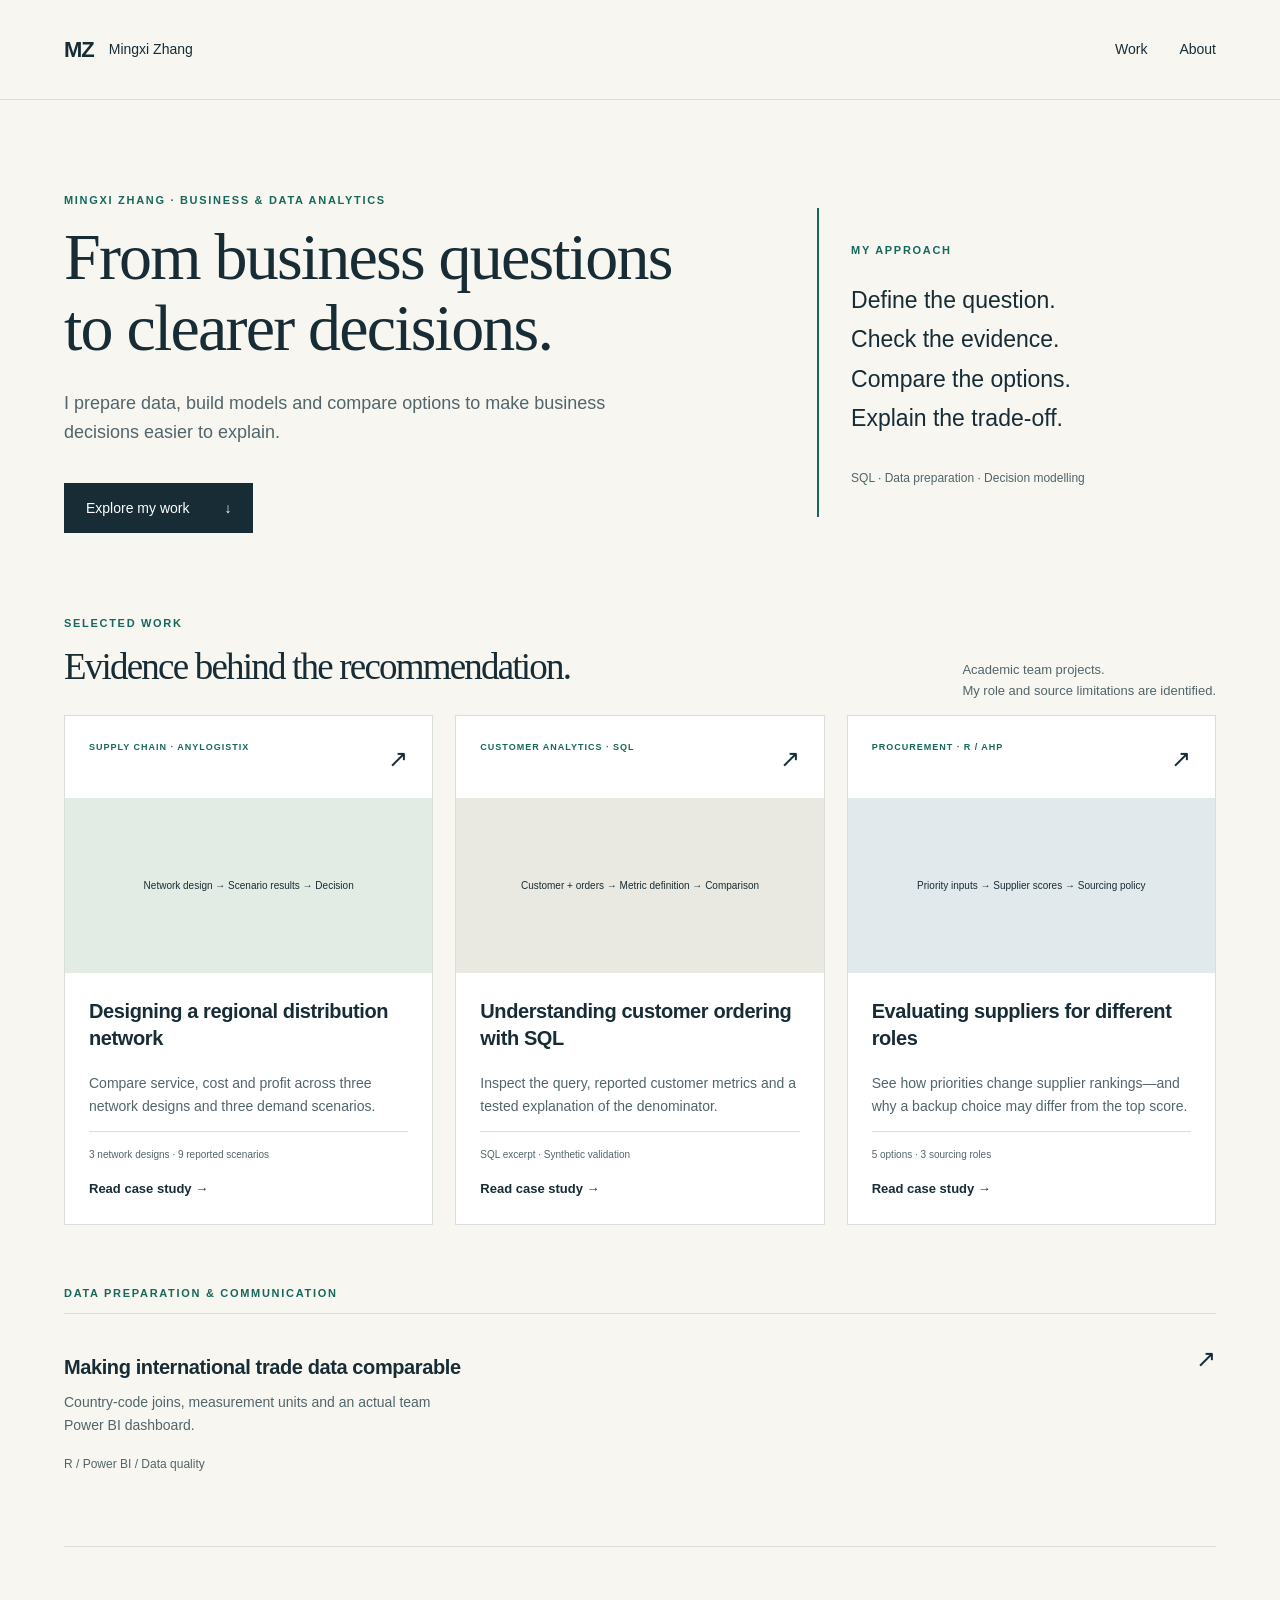
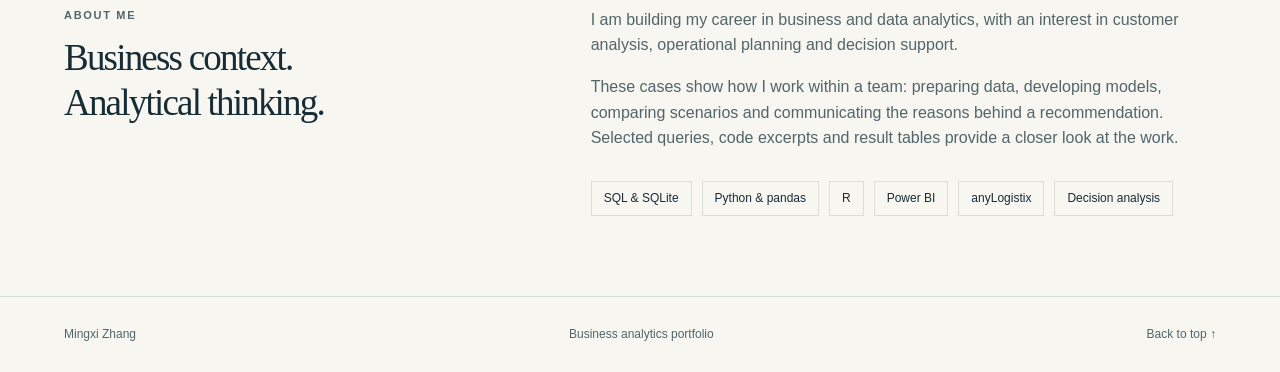
<file: index.html>
<!doctype html><html lang="en"><head><meta charset="utf-8"><meta name="viewport" content="width=device-width,initial-scale=1"><meta name="description" content="Business &amp; data analytics portfolio — Mingxi Zhang's analytics portfolio"><title>Business &amp; data analytics portfolio | Mingxi Zhang</title><link rel="stylesheet" href="style.css"></head><body id="top"><a class="skip" href="#main">Skip to content</a><header><a class="brand" href="index.html">MZ<span>Mingxi Zhang</span></a><nav aria-label="Main"><a href="index.html#work">Work</a><a href="index.html#about">About</a></nav></header><main id="main"><section class="hero"><div><p class="eyebrow">Mingxi Zhang · Business &amp; data analytics</p><h1>From business questions<br>to clearer decisions.</h1><p class="intro">I prepare data, build models and compare options to make business decisions easier to explain.</p><a class="button" href="#work">Explore my work <span>↓</span></a></div><aside class="hero-note"><span class="small-label">My approach</span><p>Define the question.<br>Check the evidence.<br>Compare the options.<br>Explain the trade-off.</p><span class="note-bottom">SQL · Data preparation · Decision modelling</span></aside></section><section id="work"><div class="section-head"><div><p class="eyebrow">Selected work</p><h2>Evidence behind the recommendation.</h2></div><p>Academic team projects.<br>My role and source limitations are identified.</p></div><div class="projects"><a class="project project-0" href="distribution.html"><div class="card-top"><span class="eyebrow">Supply chain · anyLogistix</span><span class="arrow" aria-hidden="true">↗</span></div><div class="visual"><div class="mini-model">Network design → Scenario results → Decision</div></div><h3>Designing a regional distribution network</h3><p>Compare service, cost and profit across three network designs and three demand scenarios.</p><div class="card-bottom"><span>3 network designs · 9 reported scenarios</span><span>Read case study →</span></div></a><a class="project project-1" href="customer-sql.html"><div class="card-top"><span class="eyebrow">Customer analytics · SQL</span><span class="arrow" aria-hidden="true">↗</span></div><div class="visual"><div class="mini-model">Customer + orders → Metric definition → Comparison</div></div><h3>Understanding customer ordering with SQL</h3><p>Inspect the query, reported customer metrics and a tested explanation of the denominator.</p><div class="card-bottom"><span>SQL excerpt · Synthetic validation</span><span>Read case study →</span></div></a><a class="project project-2" href="suppliers.html"><div class="card-top"><span class="eyebrow">Procurement · R / AHP</span><span class="arrow" aria-hidden="true">↗</span></div><div class="visual"><div class="mini-model">Priority inputs → Supplier scores → Sourcing policy</div></div><h3>Evaluating suppliers for different roles</h3><p>See how priorities change supplier rankings—and why a backup choice may differ from the top score.</p><div class="card-bottom"><span>5 options · 3 sourcing roles</span><span>Read case study →</span></div></a></div></section><section class="more"><p class="eyebrow">Data preparation &amp; communication</p><a class="more-card" href="trade.html"><div><h3>Making international trade data comparable</h3><p>Country-code joins, measurement units and an actual team Power BI dashboard.</p><span class="tool-line">R / Power BI / Data quality</span></div><span class="arrow" aria-hidden="true">↗</span></a></section><section id="about" class="about"><div><p class="eyebrow">About me</p><h2>Business context.<br>Analytical thinking.</h2></div><div><p>I am building my career in business and data analytics, with an interest in customer analysis, operational planning and decision support.</p><p>These cases show how I work within a team: preparing data, developing models, comparing scenarios and communicating the reasons behind a recommendation. Selected queries, code excerpts and result tables provide a closer look at the work.</p><div class="skills"><span>SQL &amp; SQLite</span><span>Python &amp; pandas</span><span>R</span><span>Power BI</span><span>anyLogistix</span><span>Decision analysis</span></div></div></section></main><footer><span>Mingxi Zhang</span><span>Business analytics portfolio</span><a href="#top">Back to top ↑</a></footer></body></html>
</file>
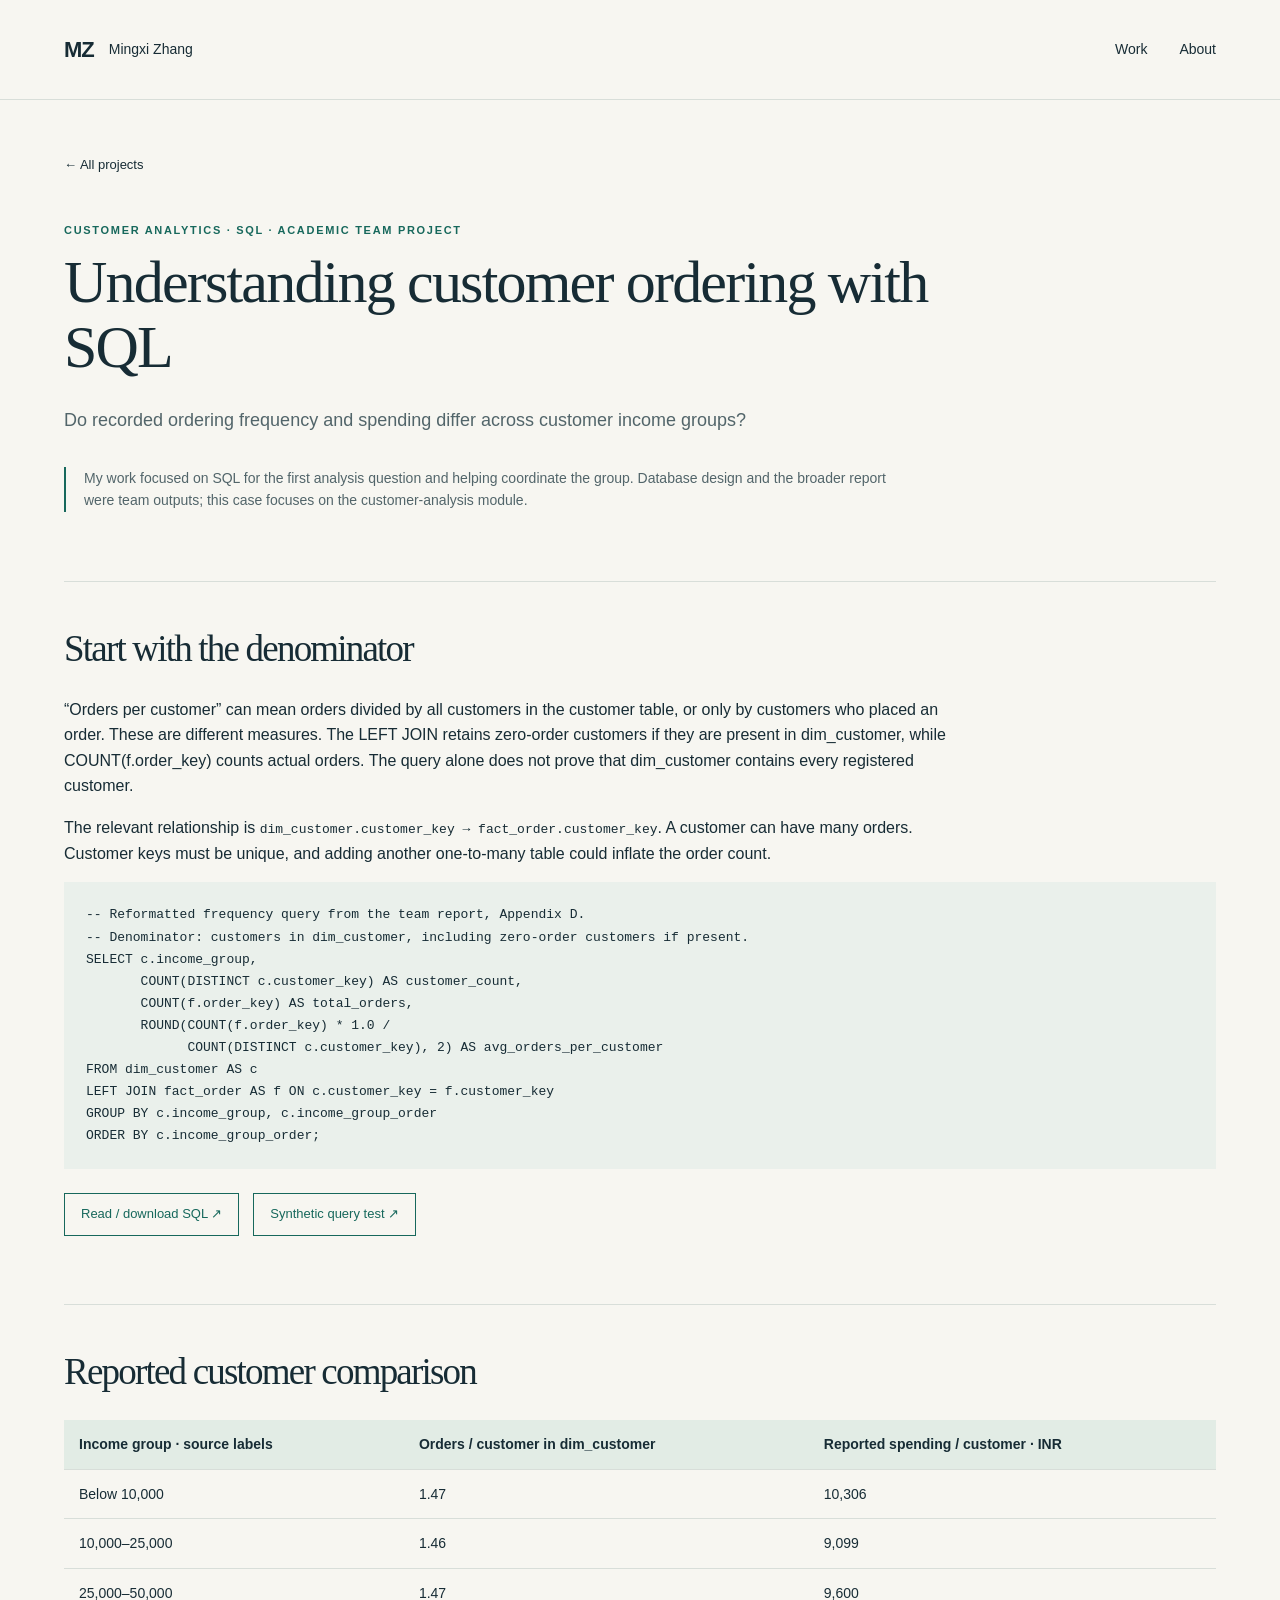
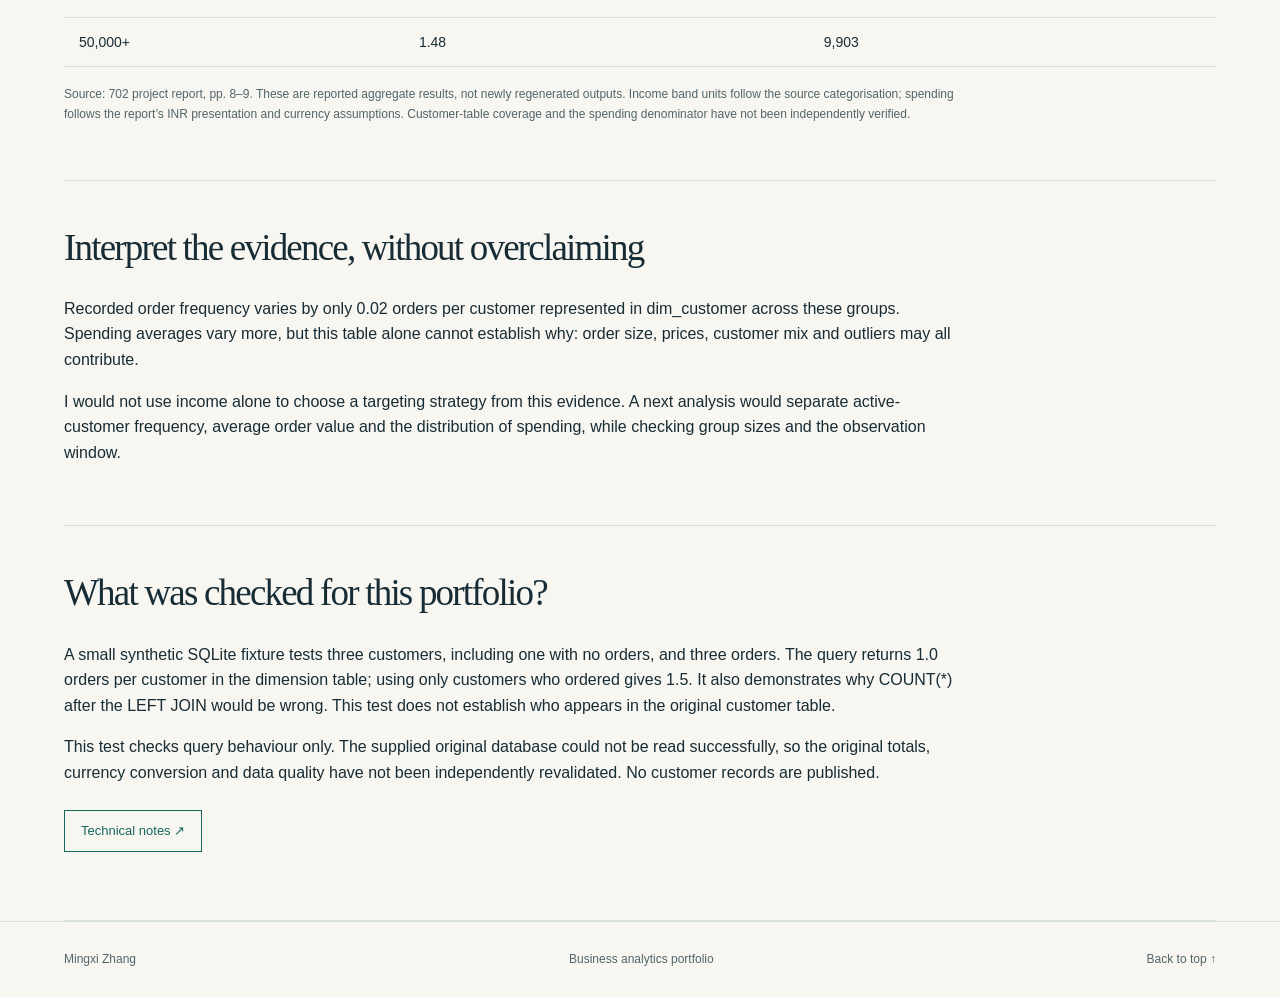
<file: customer-sql.html>
<!doctype html><html lang="en"><head><meta charset="utf-8"><meta name="viewport" content="width=device-width,initial-scale=1"><meta name="description" content="Customer analysis with SQL — Mingxi Zhang's analytics portfolio"><title>Customer analysis with SQL | Mingxi Zhang</title><link rel="stylesheet" href="style.css"></head><body id="top"><a class="skip" href="#main">Skip to content</a><header><a class="brand" href="index.html">MZ<span>Mingxi Zhang</span></a><nav aria-label="Main"><a href="index.html#work">Work</a><a href="index.html#about">About</a></nav></header><main id="main"><section class="case-hero"><a class="back" href="index.html#work">← All projects</a><p class="eyebrow">Customer analytics · SQL · Academic team project</p><h1>Understanding customer ordering with SQL</h1><p class="intro">Do recorded ordering frequency and spending differ across customer income groups?</p><p class="ownership">My work focused on SQL for the first analysis question and helping coordinate the group. Database design and the broader report were team outputs; this case focuses on the customer-analysis module.</p></section><section class="evidence"><h2>Start with the denominator</h2><p>“Orders per customer” can mean orders divided by all customers in the customer table, or only by customers who placed an order. These are different measures. The LEFT JOIN retains zero-order customers if they are present in dim_customer, while COUNT(f.order_key) counts actual orders. The query alone does not prove that dim_customer contains every registered customer.</p><p>The relevant relationship is <code>dim_customer.customer_key → fact_order.customer_key</code>. A customer can have many orders. Customer keys must be unique, and adding another one-to-many table could inflate the order count.</p><pre><code>-- Reformatted frequency query from the team report, Appendix D.
-- Denominator: customers in dim_customer, including zero-order customers if present.
SELECT c.income_group,
       COUNT(DISTINCT c.customer_key) AS customer_count,
       COUNT(f.order_key) AS total_orders,
       ROUND(COUNT(f.order_key) * 1.0 /
             COUNT(DISTINCT c.customer_key), 2) AS avg_orders_per_customer
FROM dim_customer AS c
LEFT JOIN fact_order AS f ON c.customer_key = f.customer_key
GROUP BY c.income_group, c.income_group_order
ORDER BY c.income_group_order;
</code></pre><div class="resource-links"><a href="examples/customer-sql/frequency.sql">Read / download SQL ↗</a><a href="examples/customer-sql/verify_sql.py">Synthetic query test ↗</a></div></section><section class="evidence"><h2>Reported customer comparison</h2><div class="table-wrap"><table><thead><tr><th scope="col">Income group · source labels</th><th scope="col">Orders / customer in dim_customer</th><th scope="col">Reported spending / customer · INR</th></tr></thead><tbody><tr><td>Below 10,000</td><td>1.47</td><td>10,306</td></tr><tr><td>10,000–25,000</td><td>1.46</td><td>9,099</td></tr><tr><td>25,000–50,000</td><td>1.47</td><td>9,600</td></tr><tr><td>50,000+</td><td>1.48</td><td>9,903</td></tr></tbody></table></div><p class="source">Source: 702 project report, pp. 8–9. These are reported aggregate results, not newly regenerated outputs. Income band units follow the source categorisation; spending follows the report’s INR presentation and currency assumptions. Customer-table coverage and the spending denominator have not been independently verified.</p></section><section class="evidence"><h2>Interpret the evidence, without overclaiming</h2><p>Recorded order frequency varies by only 0.02 orders per customer represented in dim_customer across these groups. Spending averages vary more, but this table alone cannot establish why: order size, prices, customer mix and outliers may all contribute.</p><p>I would not use income alone to choose a targeting strategy from this evidence. A next analysis would separate active-customer frequency, average order value and the distribution of spending, while checking group sizes and the observation window.</p></section><section class="evidence"><h2>What was checked for this portfolio?</h2><p>A small synthetic SQLite fixture tests three customers, including one with no orders, and three orders. The query returns 1.0 orders per customer in the dimension table; using only customers who ordered gives 1.5. It also demonstrates why COUNT(*) after the LEFT JOIN would be wrong. This test does not establish who appears in the original customer table.</p><p>This test checks query behaviour only. The supplied original database could not be read successfully, so the original totals, currency conversion and data quality have not been independently revalidated. No customer records are published.</p><div class="resource-links"><a href="examples/customer-sql/README.md">Technical notes ↗</a></div></section></main><footer><span>Mingxi Zhang</span><span>Business analytics portfolio</span><a href="#top">Back to top ↑</a></footer></body></html>
</file>
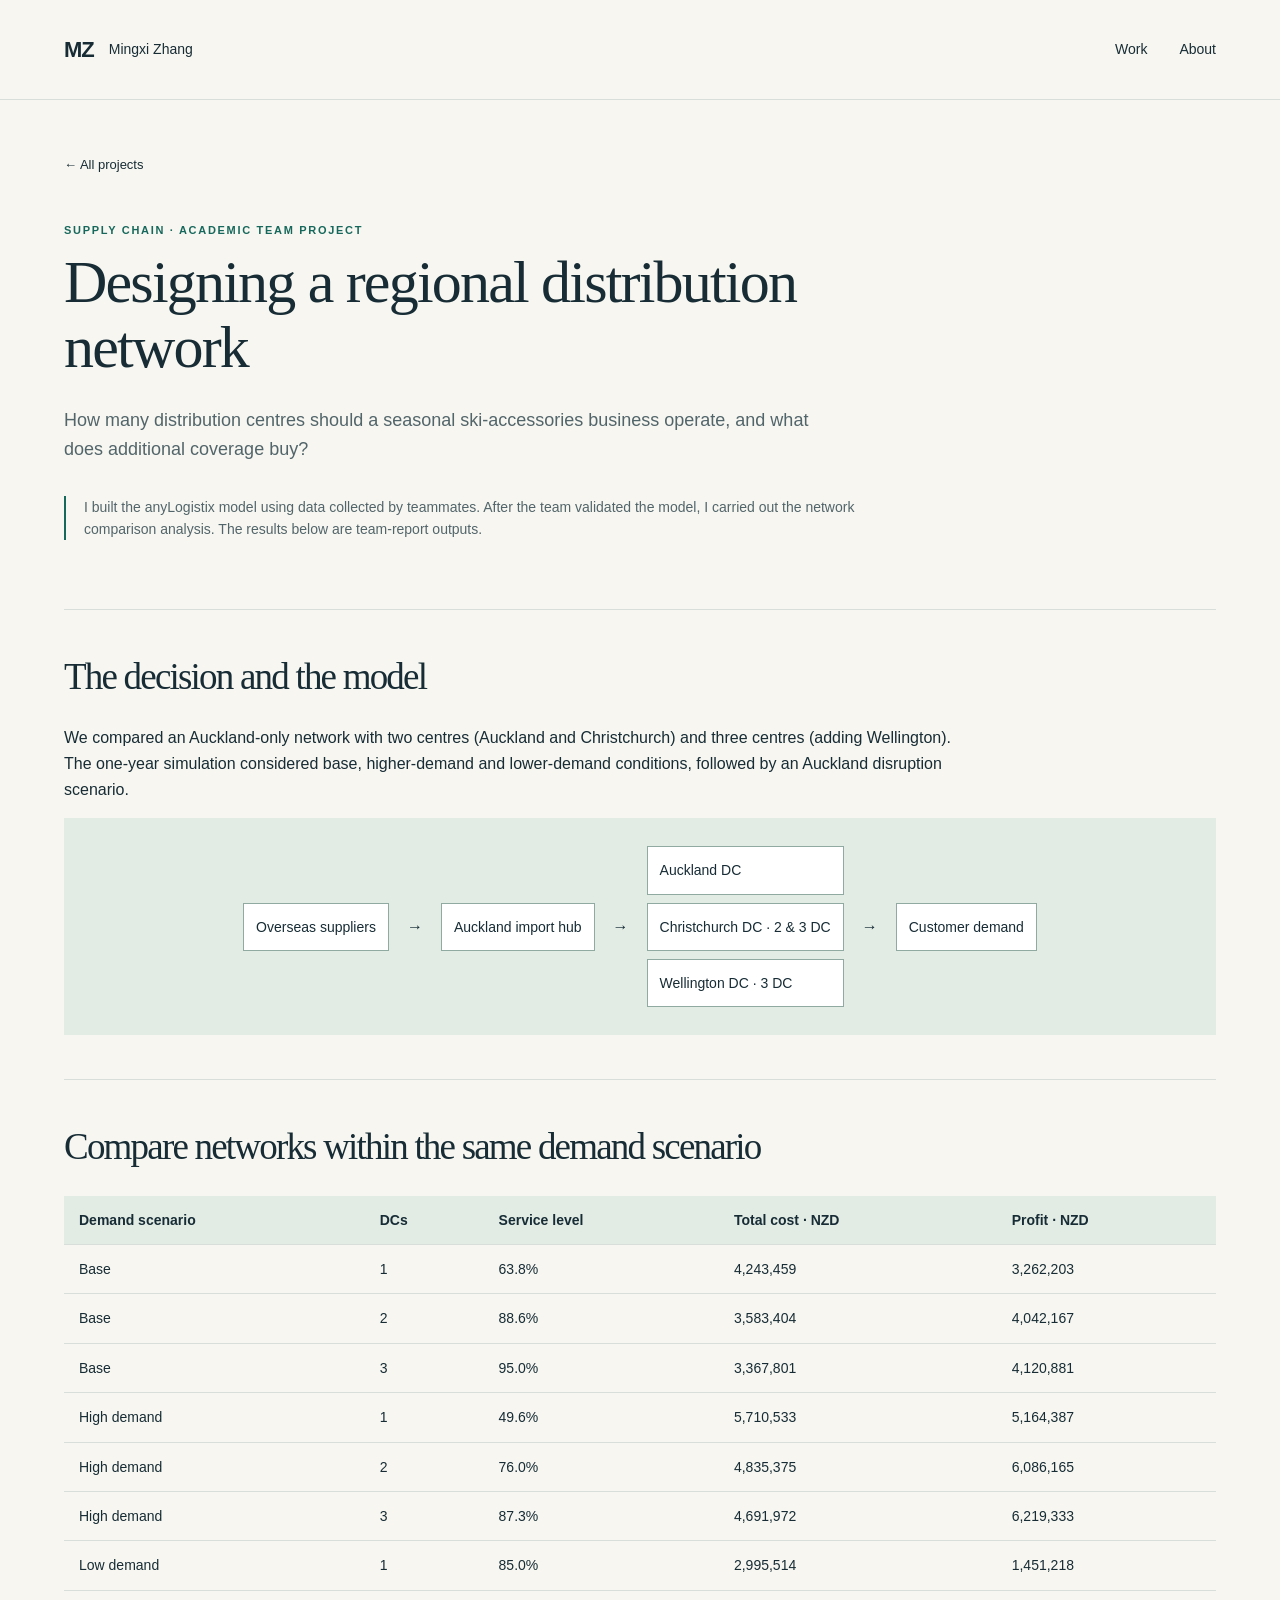
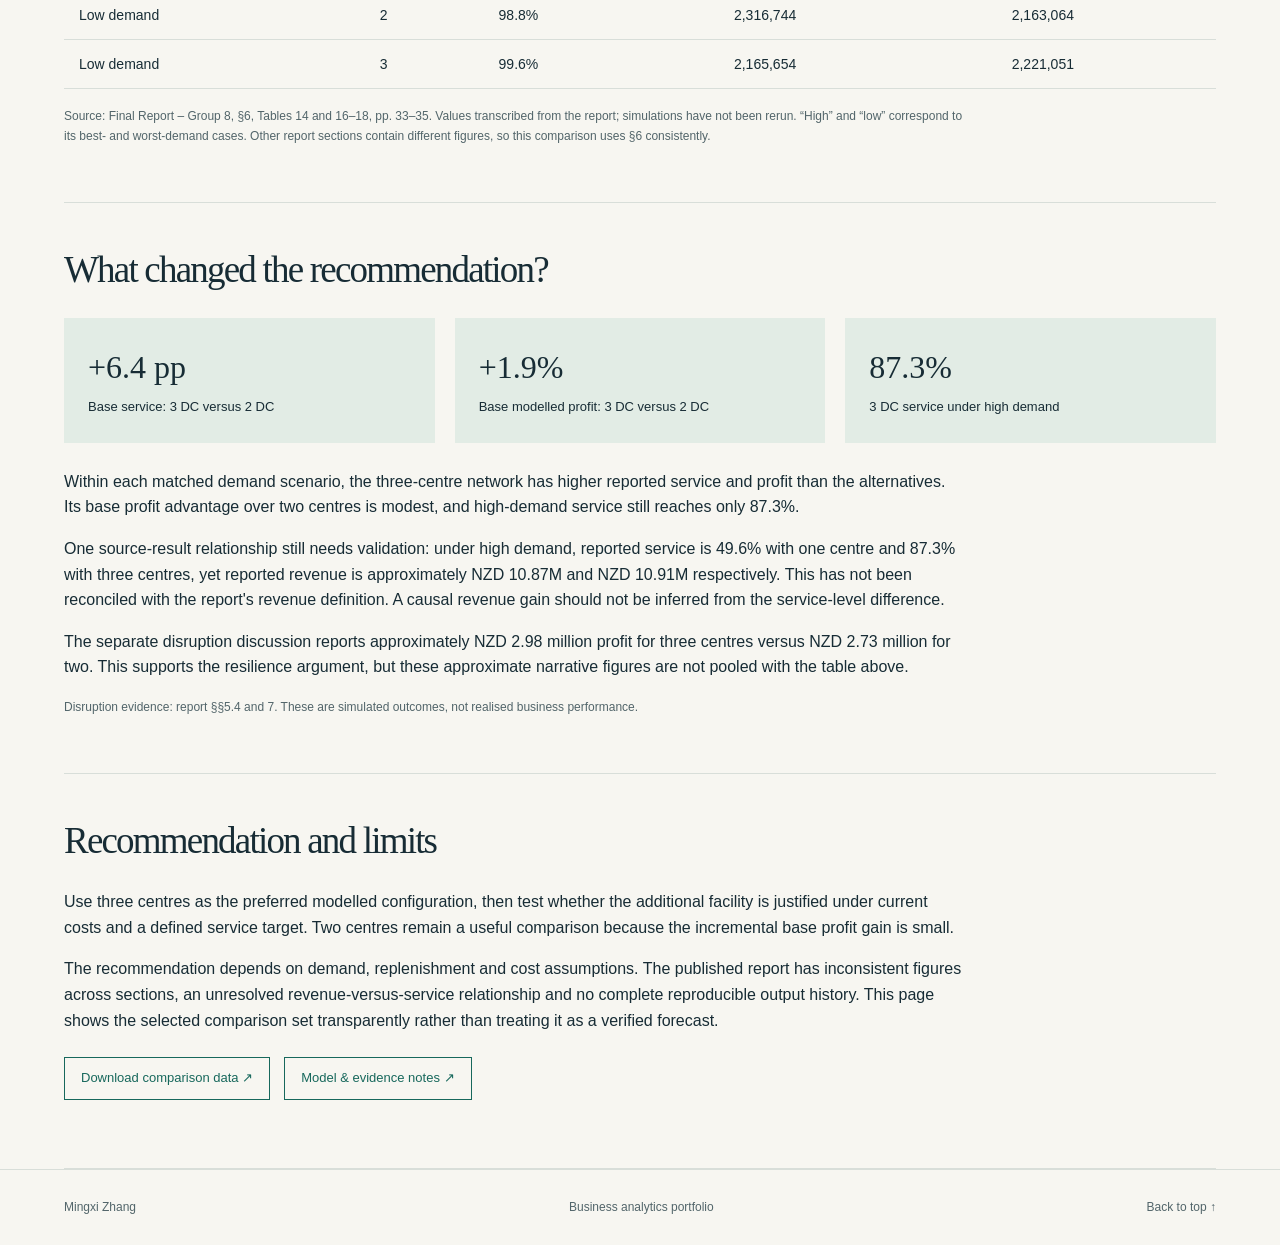
<file: distribution.html>
<!doctype html><html lang="en"><head><meta charset="utf-8"><meta name="viewport" content="width=device-width,initial-scale=1"><meta name="description" content="Distribution network analysis — Mingxi Zhang's analytics portfolio"><title>Distribution network analysis | Mingxi Zhang</title><link rel="stylesheet" href="style.css"></head><body id="top"><a class="skip" href="#main">Skip to content</a><header><a class="brand" href="index.html">MZ<span>Mingxi Zhang</span></a><nav aria-label="Main"><a href="index.html#work">Work</a><a href="index.html#about">About</a></nav></header><main id="main"><section class="case-hero"><a class="back" href="index.html#work">← All projects</a><p class="eyebrow">Supply chain · Academic team project</p><h1>Designing a regional distribution network</h1><p class="intro">How many distribution centres should a seasonal ski-accessories business operate, and what does additional coverage buy?</p><p class="ownership">I built the anyLogistix model using data collected by teammates. After the team validated the model, I carried out the network comparison analysis. The results below are team-report outputs.</p></section><section class="evidence"><h2>The decision and the model</h2><p>We compared an Auckland-only network with two centres (Auckland and Christchurch) and three centres (adding Wellington). The one-year simulation considered base, higher-demand and lower-demand conditions, followed by an Auckland disruption scenario.</p><div class="network" role="img" aria-label="Overseas supply enters through Auckland and flows through regional distribution centres to New Zealand customers"><b>Overseas suppliers</b><span aria-hidden="true">→</span><b>Auckland import hub</b><span aria-hidden="true">→</span><div class="nodes"><b>Auckland DC</b><b>Christchurch DC · 2 &amp; 3 DC</b><b>Wellington DC · 3 DC</b></div><span aria-hidden="true">→</span><b>Customer demand</b></div></section><section class="evidence"><h2>Compare networks within the same demand scenario</h2><div class="table-wrap"><table><thead><tr><th scope="col">Demand scenario</th><th scope="col">DCs</th><th scope="col">Service level</th><th scope="col">Total cost · NZD</th><th scope="col">Profit · NZD</th></tr></thead><tbody><tr><td>Base</td><td>1</td><td>63.8%</td><td>4,243,459</td><td>3,262,203</td></tr><tr><td>Base</td><td>2</td><td>88.6%</td><td>3,583,404</td><td>4,042,167</td></tr><tr><td>Base</td><td>3</td><td>95.0%</td><td>3,367,801</td><td>4,120,881</td></tr><tr><td>High demand</td><td>1</td><td>49.6%</td><td>5,710,533</td><td>5,164,387</td></tr><tr><td>High demand</td><td>2</td><td>76.0%</td><td>4,835,375</td><td>6,086,165</td></tr><tr><td>High demand</td><td>3</td><td>87.3%</td><td>4,691,972</td><td>6,219,333</td></tr><tr><td>Low demand</td><td>1</td><td>85.0%</td><td>2,995,514</td><td>1,451,218</td></tr><tr><td>Low demand</td><td>2</td><td>98.8%</td><td>2,316,744</td><td>2,163,064</td></tr><tr><td>Low demand</td><td>3</td><td>99.6%</td><td>2,165,654</td><td>2,221,051</td></tr></tbody></table></div><p class="source">Source: Final Report – Group 8, §6, Tables 14 and 16–18, pp. 33–35. Values transcribed from the report; simulations have not been rerun. “High” and “low” correspond to its best- and worst-demand cases. Other report sections contain different figures, so this comparison uses §6 consistently.</p></section><section class="evidence"><h2>What changed the recommendation?</h2><div class="metrics"><div class="metric"><strong>+6.4 pp</strong><span>Base service: 3 DC versus 2 DC</span></div><div class="metric"><strong>+1.9%</strong><span>Base modelled profit: 3 DC versus 2 DC</span></div><div class="metric"><strong>87.3%</strong><span>3 DC service under high demand</span></div></div><p>Within each matched demand scenario, the three-centre network has higher reported service and profit than the alternatives. Its base profit advantage over two centres is modest, and high-demand service still reaches only 87.3%.</p><p>One source-result relationship still needs validation: under high demand, reported service is 49.6% with one centre and 87.3% with three centres, yet reported revenue is approximately NZD 10.87M and NZD 10.91M respectively. This has not been reconciled with the report's revenue definition. A causal revenue gain should not be inferred from the service-level difference.</p><p>The separate disruption discussion reports approximately NZD 2.98 million profit for three centres versus NZD 2.73 million for two. This supports the resilience argument, but these approximate narrative figures are not pooled with the table above.</p><p class="source">Disruption evidence: report §§5.4 and 7. These are simulated outcomes, not realised business performance.</p></section><section class="evidence"><h2>Recommendation and limits</h2><p>Use three centres as the preferred modelled configuration, then test whether the additional facility is justified under current costs and a defined service target. Two centres remain a useful comparison because the incremental base profit gain is small.</p><p>The recommendation depends on demand, replenishment and cost assumptions. The published report has inconsistent figures across sections, an unresolved revenue-versus-service relationship and no complete reproducible output history. This page shows the selected comparison set transparently rather than treating it as a verified forecast.</p><div class="resource-links"><a href="assets/distribution-results.csv">Download comparison data ↗</a><a href="examples/distribution/README.md">Model & evidence notes ↗</a></div></section></main><footer><span>Mingxi Zhang</span><span>Business analytics portfolio</span><a href="#top">Back to top ↑</a></footer></body></html>
</file>
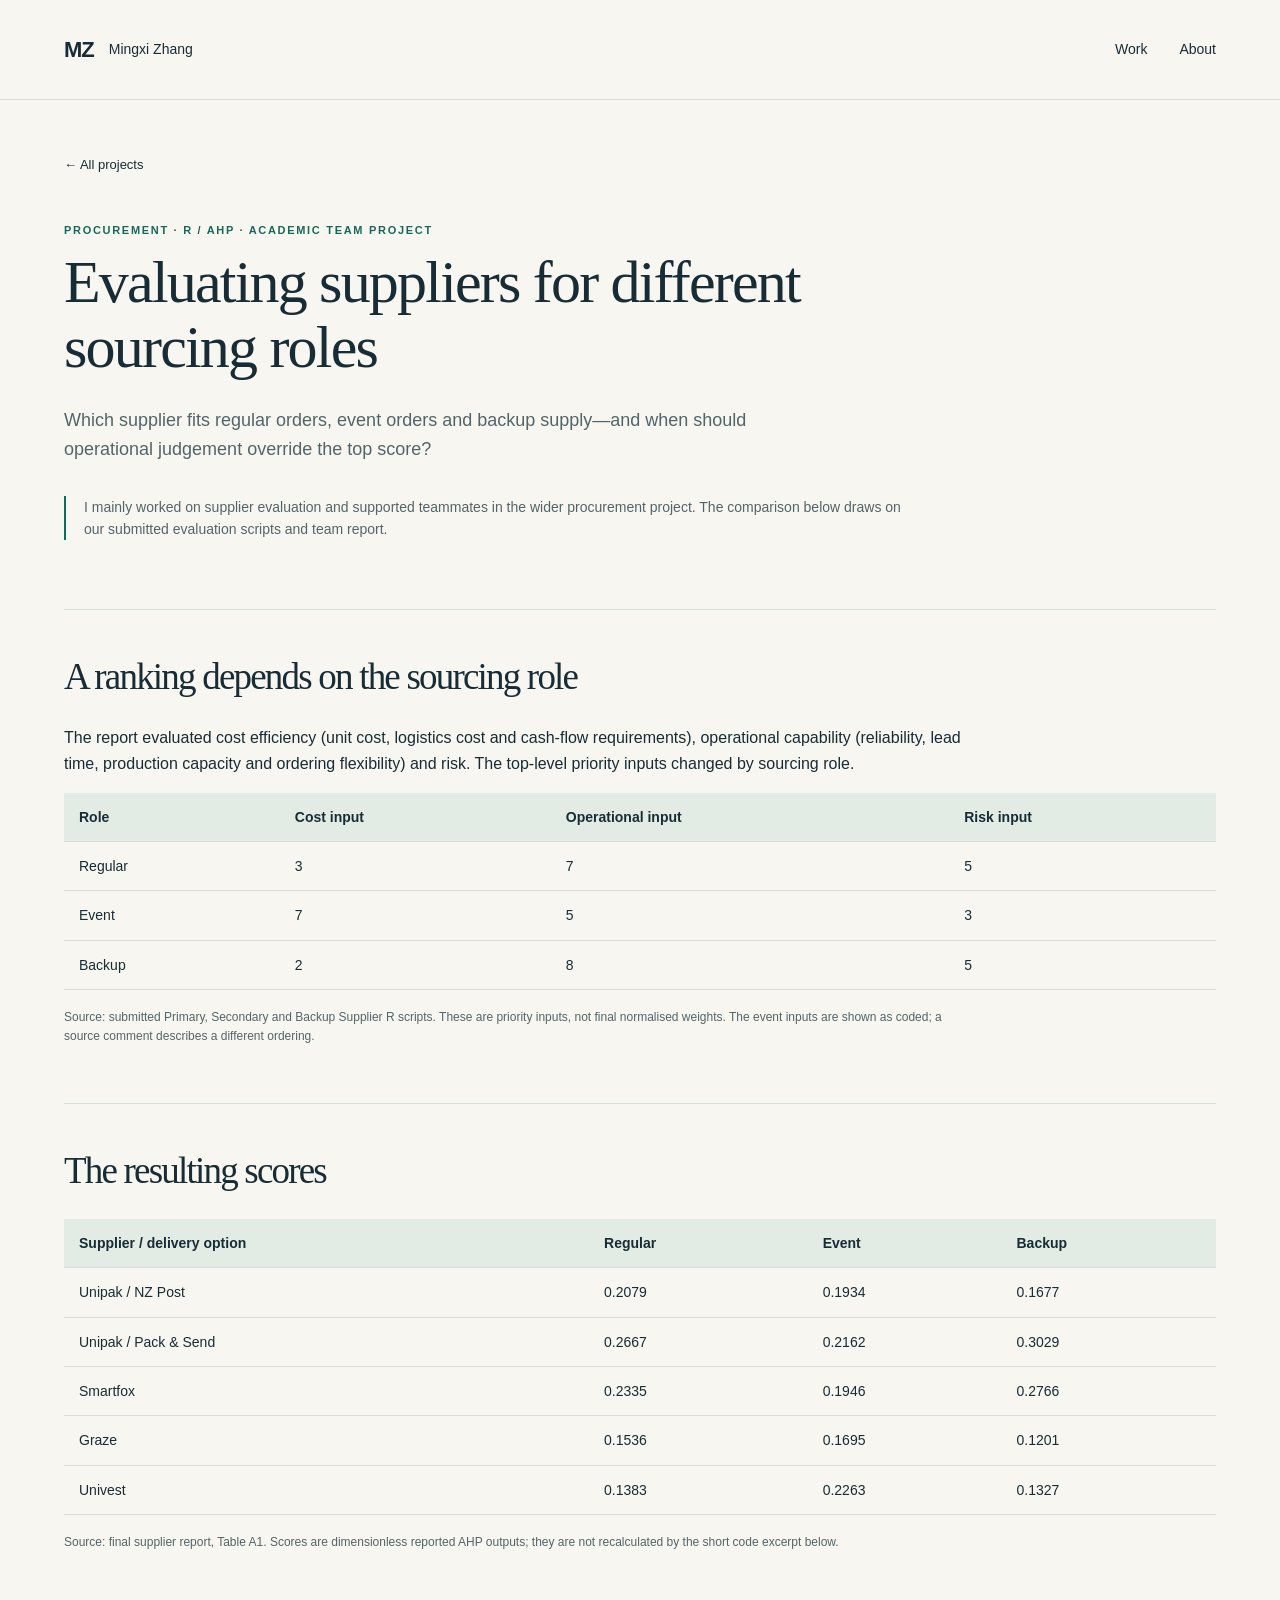
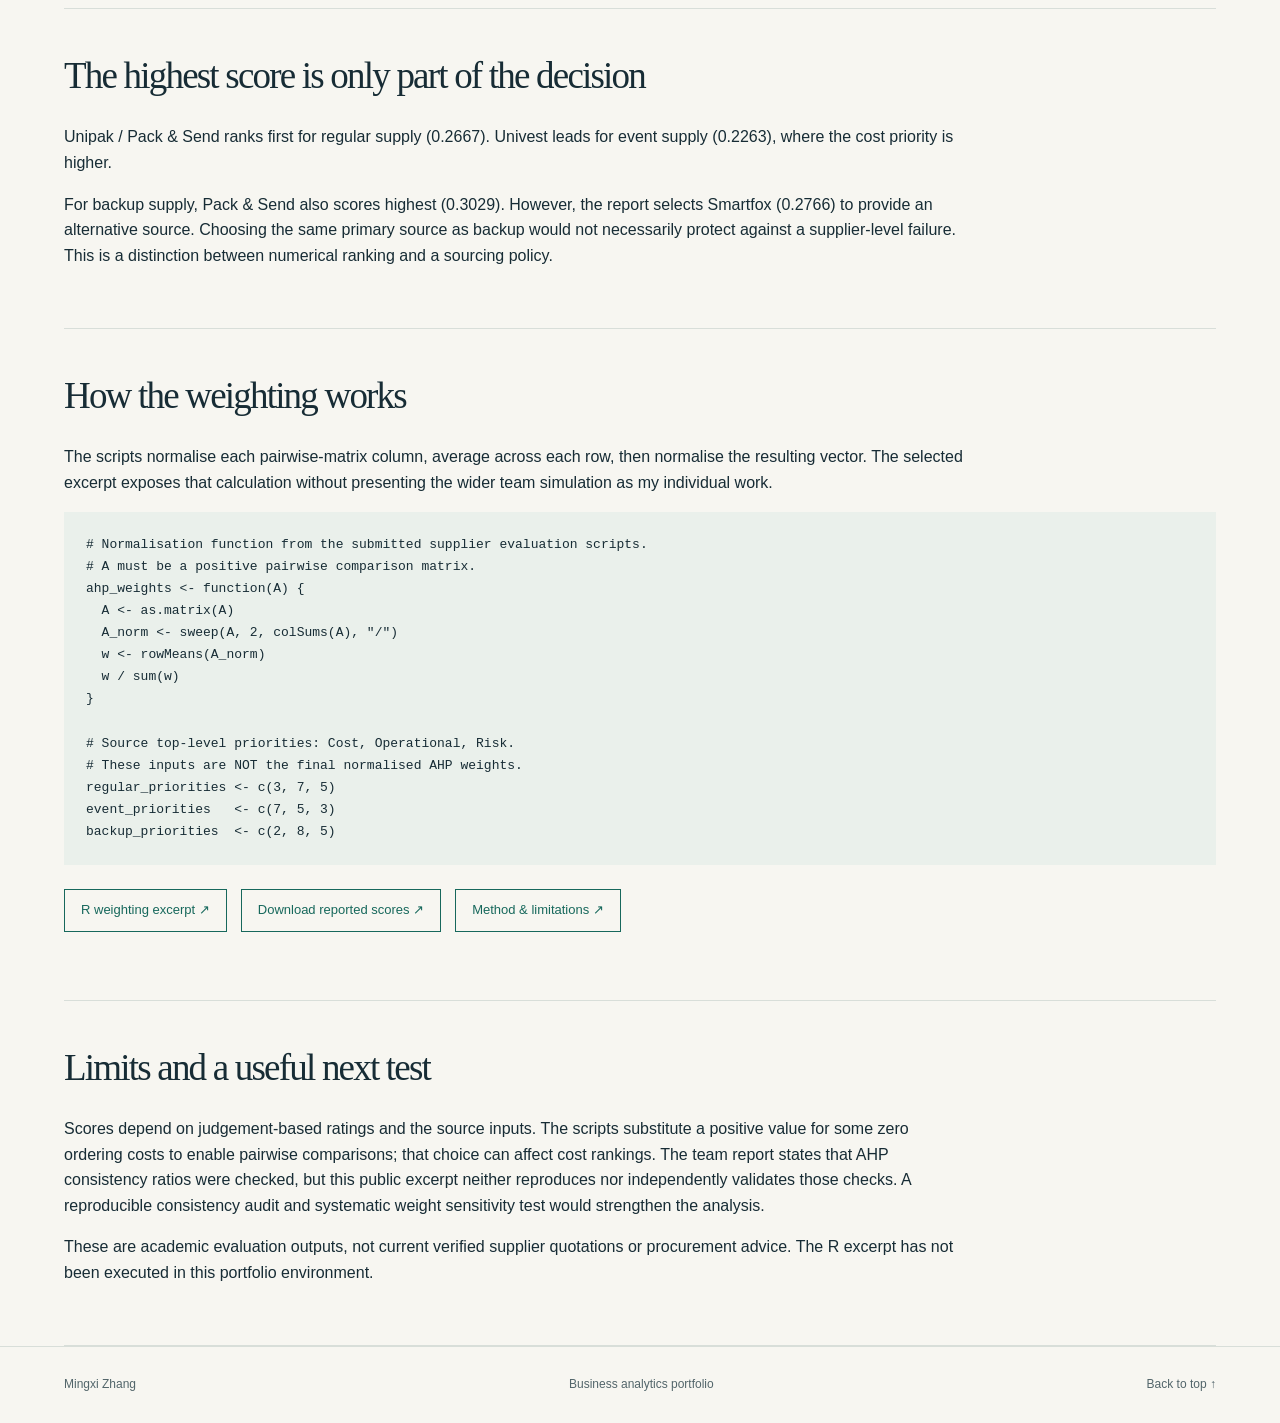
<file: suppliers.html>
<!doctype html><html lang="en"><head><meta charset="utf-8"><meta name="viewport" content="width=device-width,initial-scale=1"><meta name="description" content="Supplier evaluation — Mingxi Zhang's analytics portfolio"><title>Supplier evaluation | Mingxi Zhang</title><link rel="stylesheet" href="style.css"></head><body id="top"><a class="skip" href="#main">Skip to content</a><header><a class="brand" href="index.html">MZ<span>Mingxi Zhang</span></a><nav aria-label="Main"><a href="index.html#work">Work</a><a href="index.html#about">About</a></nav></header><main id="main"><section class="case-hero"><a class="back" href="index.html#work">← All projects</a><p class="eyebrow">Procurement · R / AHP · Academic team project</p><h1>Evaluating suppliers for different sourcing roles</h1><p class="intro">Which supplier fits regular orders, event orders and backup supply—and when should operational judgement override the top score?</p><p class="ownership">I mainly worked on supplier evaluation and supported teammates in the wider procurement project. The comparison below draws on our submitted evaluation scripts and team report.</p></section><section class="evidence"><h2>A ranking depends on the sourcing role</h2><p>The report evaluated cost efficiency (unit cost, logistics cost and cash-flow requirements), operational capability (reliability, lead time, production capacity and ordering flexibility) and risk. The top-level priority inputs changed by sourcing role.</p><div class="table-wrap"><table><thead><tr><th scope="col">Role</th><th scope="col">Cost input</th><th scope="col">Operational input</th><th scope="col">Risk input</th></tr></thead><tbody><tr><td>Regular</td><td>3</td><td>7</td><td>5</td></tr><tr><td>Event</td><td>7</td><td>5</td><td>3</td></tr><tr><td>Backup</td><td>2</td><td>8</td><td>5</td></tr></tbody></table></div><p class="source">Source: submitted Primary, Secondary and Backup Supplier R scripts. These are priority inputs, not final normalised weights. The event inputs are shown as coded; a source comment describes a different ordering.</p></section><section class="evidence"><h2>The resulting scores</h2><div class="table-wrap"><table><thead><tr><th scope="col">Supplier / delivery option</th><th scope="col">Regular</th><th scope="col">Event</th><th scope="col">Backup</th></tr></thead><tbody><tr><td>Unipak / NZ Post</td><td>0.2079</td><td>0.1934</td><td>0.1677</td></tr><tr><td>Unipak / Pack & Send</td><td>0.2667</td><td>0.2162</td><td>0.3029</td></tr><tr><td>Smartfox</td><td>0.2335</td><td>0.1946</td><td>0.2766</td></tr><tr><td>Graze</td><td>0.1536</td><td>0.1695</td><td>0.1201</td></tr><tr><td>Univest</td><td>0.1383</td><td>0.2263</td><td>0.1327</td></tr></tbody></table></div><p class="source">Source: final supplier report, Table A1. Scores are dimensionless reported AHP outputs; they are not recalculated by the short code excerpt below.</p></section><section class="evidence"><h2>The highest score is only part of the decision</h2><p>Unipak / Pack &amp; Send ranks first for regular supply (0.2667). Univest leads for event supply (0.2263), where the cost priority is higher.</p><p>For backup supply, Pack &amp; Send also scores highest (0.3029). However, the report selects Smartfox (0.2766) to provide an alternative source. Choosing the same primary source as backup would not necessarily protect against a supplier-level failure. This is a distinction between numerical ranking and a sourcing policy.</p></section><section class="evidence"><h2>How the weighting works</h2><p>The scripts normalise each pairwise-matrix column, average across each row, then normalise the resulting vector. The selected excerpt exposes that calculation without presenting the wider team simulation as my individual work.</p><pre><code># Normalisation function from the submitted supplier evaluation scripts.
# A must be a positive pairwise comparison matrix.
ahp_weights &lt;- function(A) {
  A &lt;- as.matrix(A)
  A_norm &lt;- sweep(A, 2, colSums(A), &quot;/&quot;)
  w &lt;- rowMeans(A_norm)
  w / sum(w)
}

# Source top-level priorities: Cost, Operational, Risk.
# These inputs are NOT the final normalised AHP weights.
regular_priorities &lt;- c(3, 7, 5)
event_priorities   &lt;- c(7, 5, 3)
backup_priorities  &lt;- c(2, 8, 5)
</code></pre><div class="resource-links"><a href="examples/suppliers/ahp_weights.R">R weighting excerpt ↗</a><a href="assets/supplier-scores.csv">Download reported scores ↗</a><a href="examples/suppliers/README.md">Method & limitations ↗</a></div></section><section class="evidence"><h2>Limits and a useful next test</h2><p>Scores depend on judgement-based ratings and the source inputs. The scripts substitute a positive value for some zero ordering costs to enable pairwise comparisons; that choice can affect cost rankings. The team report states that AHP consistency ratios were checked, but this public excerpt neither reproduces nor independently validates those checks. A reproducible consistency audit and systematic weight sensitivity test would strengthen the analysis.</p><p>These are academic evaluation outputs, not current verified supplier quotations or procurement advice. The R excerpt has not been executed in this portfolio environment.</p></section></main><footer><span>Mingxi Zhang</span><span>Business analytics portfolio</span><a href="#top">Back to top ↑</a></footer></body></html>
</file>
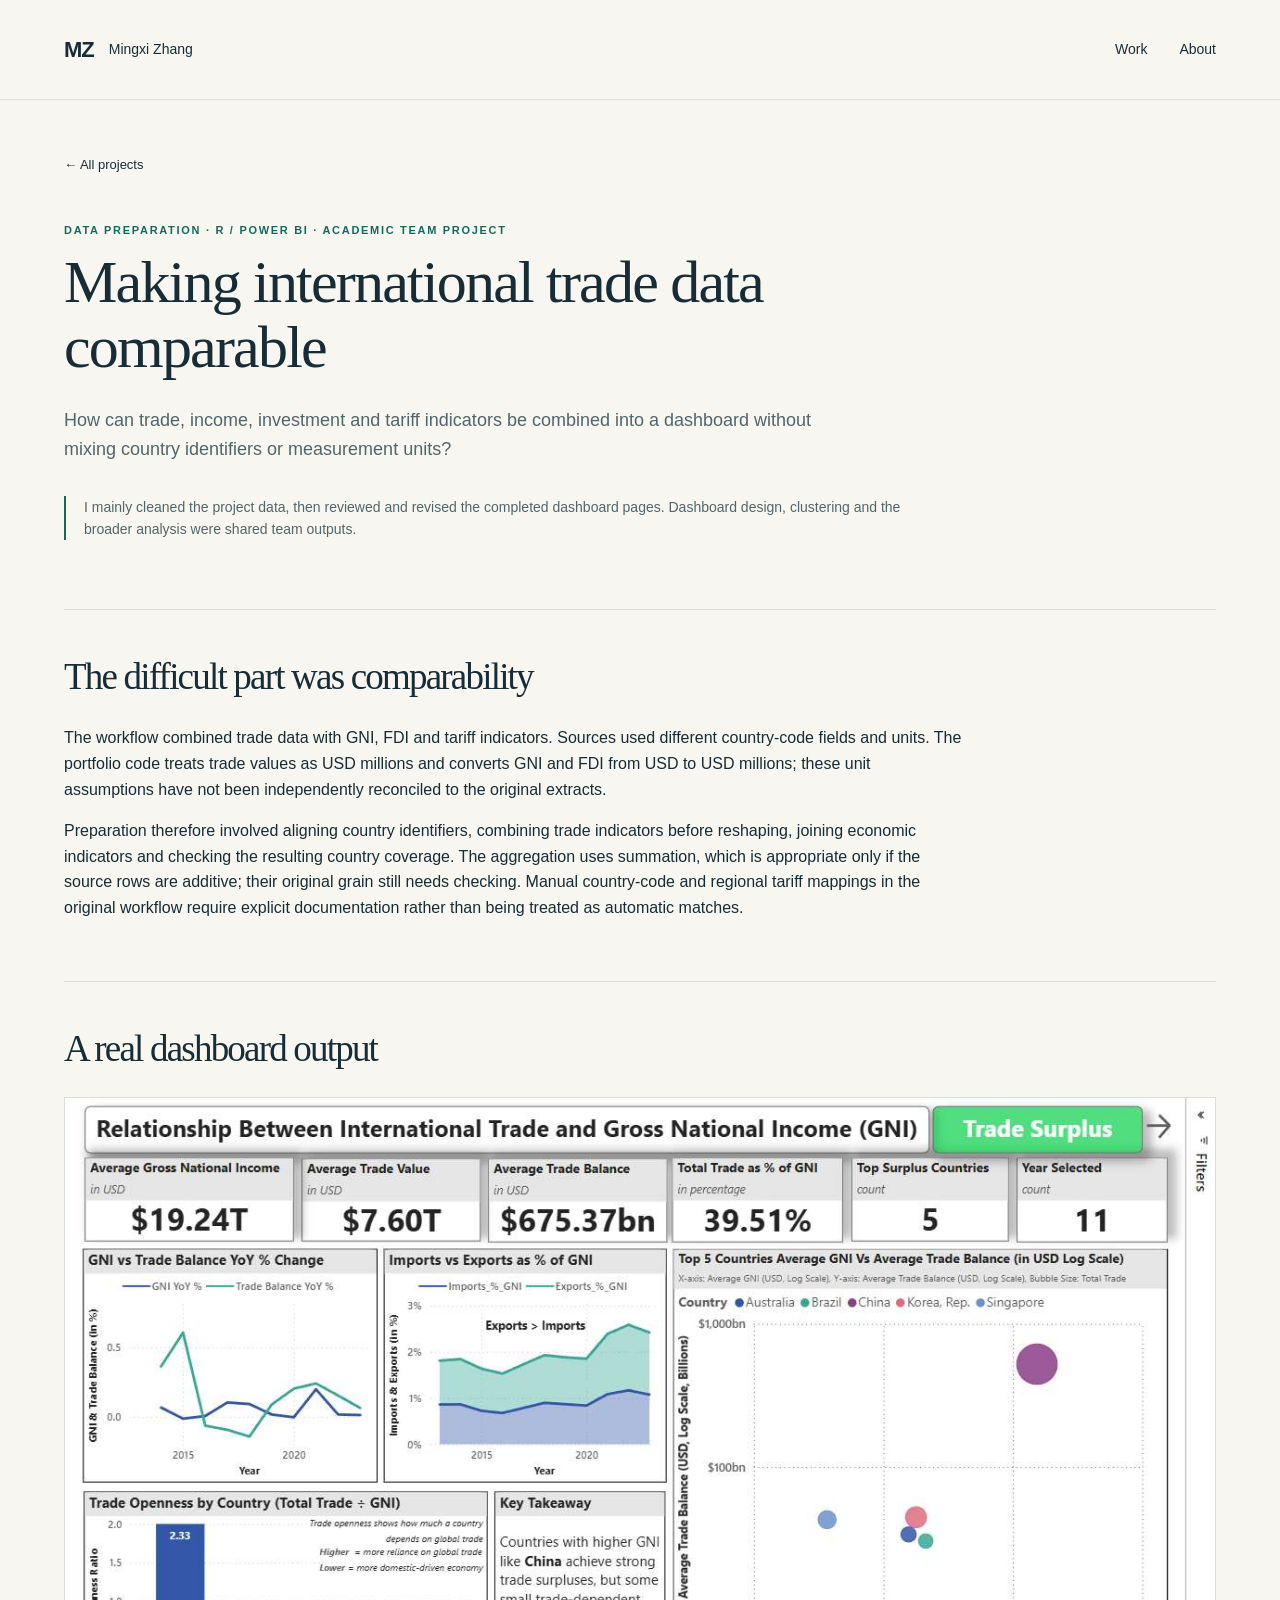
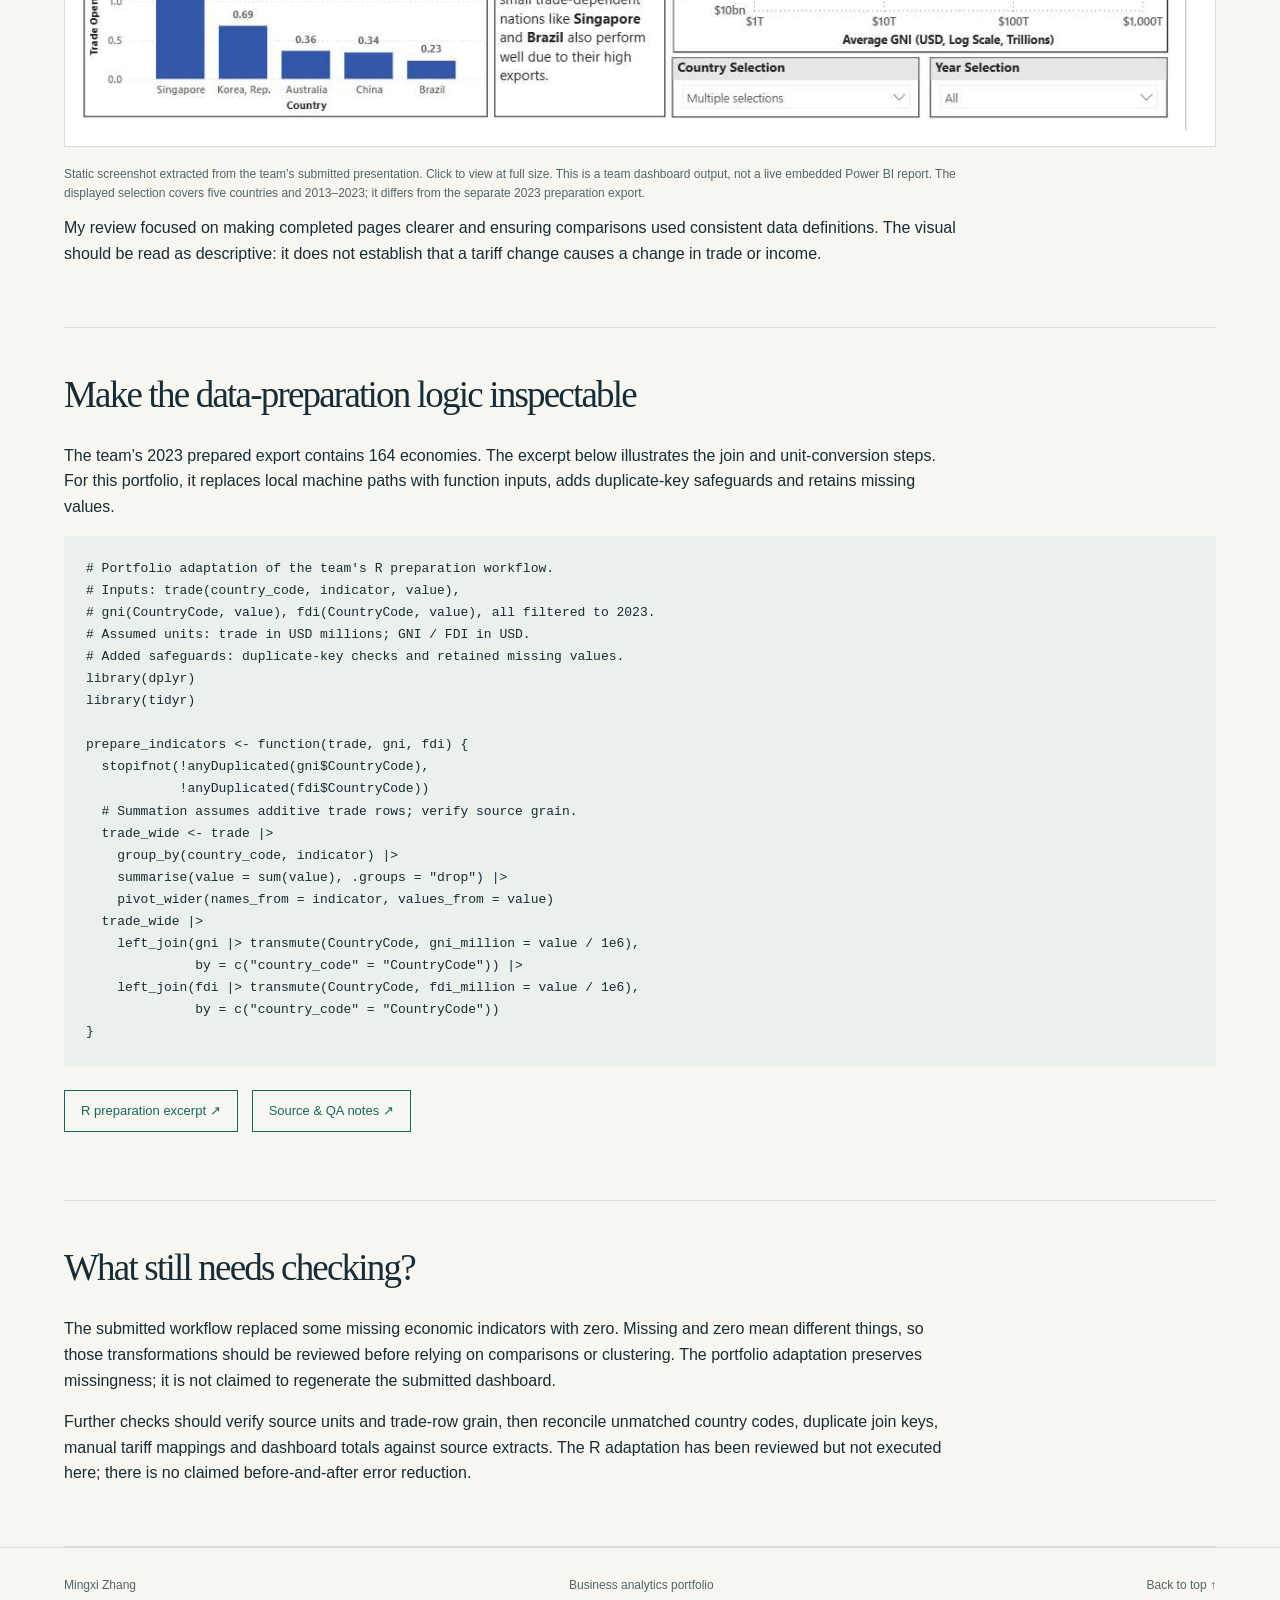
<file: trade.html>
<!doctype html><html lang="en"><head><meta charset="utf-8"><meta name="viewport" content="width=device-width,initial-scale=1"><meta name="description" content="International trade data preparation — Mingxi Zhang's analytics portfolio"><title>International trade data preparation | Mingxi Zhang</title><link rel="stylesheet" href="style.css"></head><body id="top"><a class="skip" href="#main">Skip to content</a><header><a class="brand" href="index.html">MZ<span>Mingxi Zhang</span></a><nav aria-label="Main"><a href="index.html#work">Work</a><a href="index.html#about">About</a></nav></header><main id="main"><section class="case-hero"><a class="back" href="index.html#work">← All projects</a><p class="eyebrow">Data preparation · R / Power BI · Academic team project</p><h1>Making international trade data comparable</h1><p class="intro">How can trade, income, investment and tariff indicators be combined into a dashboard without mixing country identifiers or measurement units?</p><p class="ownership">I mainly cleaned the project data, then reviewed and revised the completed dashboard pages. Dashboard design, clustering and the broader analysis were shared team outputs.</p></section><section class="evidence"><h2>The difficult part was comparability</h2><p>The workflow combined trade data with GNI, FDI and tariff indicators. Sources used different country-code fields and units. The portfolio code treats trade values as USD millions and converts GNI and FDI from USD to USD millions; these unit assumptions have not been independently reconciled to the original extracts.</p><p>Preparation therefore involved aligning country identifiers, combining trade indicators before reshaping, joining economic indicators and checking the resulting country coverage. The aggregation uses summation, which is appropriate only if the source rows are additive; their original grain still needs checking. Manual country-code and regional tariff mappings in the original workflow require explicit documentation rather than being treated as automatic matches.</p></section><section class="evidence"><h2>A real dashboard output</h2><a href="assets/trade-dashboard.jpg"><img class="figure" src="assets/trade-dashboard.jpg" alt="Team Power BI dashboard showing international trade and GNI, a trade-surplus country selection, summary indicators and country comparisons" loading="lazy" width="1240" height="699"></a><p class="source">Static screenshot extracted from the team’s submitted presentation. Click to view at full size. This is a team dashboard output, not a live embedded Power BI report. The displayed selection covers five countries and 2013–2023; it differs from the separate 2023 preparation export.</p><p>My review focused on making completed pages clearer and ensuring comparisons used consistent data definitions. The visual should be read as descriptive: it does not establish that a tariff change causes a change in trade or income.</p></section><section class="evidence"><h2>Make the data-preparation logic inspectable</h2><p>The team’s 2023 prepared export contains 164 economies. The excerpt below illustrates the join and unit-conversion steps. For this portfolio, it replaces local machine paths with function inputs, adds duplicate-key safeguards and retains missing values.</p><pre><code># Portfolio adaptation of the team&#x27;s R preparation workflow.
# Inputs: trade(country_code, indicator, value),
# gni(CountryCode, value), fdi(CountryCode, value), all filtered to 2023.
# Assumed units: trade in USD millions; GNI / FDI in USD.
# Added safeguards: duplicate-key checks and retained missing values.
library(dplyr)
library(tidyr)

prepare_indicators &lt;- function(trade, gni, fdi) {
  stopifnot(!anyDuplicated(gni$CountryCode),
            !anyDuplicated(fdi$CountryCode))
  # Summation assumes additive trade rows; verify source grain.
  trade_wide &lt;- trade |&gt;
    group_by(country_code, indicator) |&gt;
    summarise(value = sum(value), .groups = &quot;drop&quot;) |&gt;
    pivot_wider(names_from = indicator, values_from = value)
  trade_wide |&gt;
    left_join(gni |&gt; transmute(CountryCode, gni_million = value / 1e6),
              by = c(&quot;country_code&quot; = &quot;CountryCode&quot;)) |&gt;
    left_join(fdi |&gt; transmute(CountryCode, fdi_million = value / 1e6),
              by = c(&quot;country_code&quot; = &quot;CountryCode&quot;))
}
</code></pre><div class="resource-links"><a href="examples/trade/prepare_indicators.R">R preparation excerpt ↗</a><a href="examples/trade/README.md">Source & QA notes ↗</a></div></section><section class="evidence"><h2>What still needs checking?</h2><p>The submitted workflow replaced some missing economic indicators with zero. Missing and zero mean different things, so those transformations should be reviewed before relying on comparisons or clustering. The portfolio adaptation preserves missingness; it is not claimed to regenerate the submitted dashboard.</p><p>Further checks should verify source units and trade-row grain, then reconcile unmatched country codes, duplicate join keys, manual tariff mappings and dashboard totals against source extracts. The R adaptation has been reviewed but not executed here; there is no claimed before-and-after error reduction.</p></section></main><footer><span>Mingxi Zhang</span><span>Business analytics portfolio</span><a href="#top">Back to top ↑</a></footer></body></html>
</file>
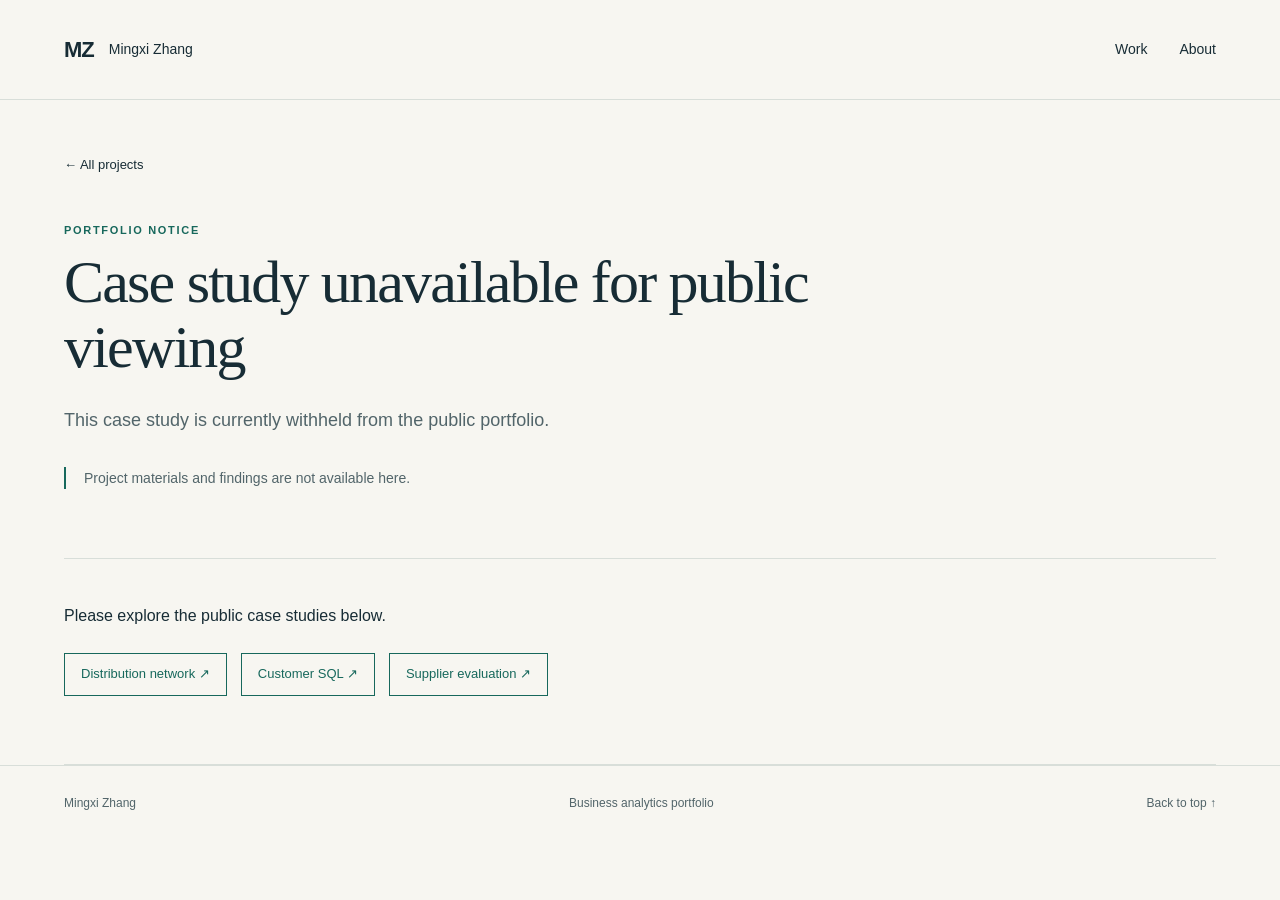
<file: workforce.html>
<!doctype html><html lang="en"><head><meta charset="utf-8"><meta name="viewport" content="width=device-width,initial-scale=1"><meta name="description" content="Case study unavailable — Mingxi Zhang's analytics portfolio"><title>Case study unavailable | Mingxi Zhang</title><link rel="stylesheet" href="style.css"></head><body id="top"><a class="skip" href="#main">Skip to content</a><header><a class="brand" href="index.html">MZ<span>Mingxi Zhang</span></a><nav aria-label="Main"><a href="index.html#work">Work</a><a href="index.html#about">About</a></nav></header><main id="main"><section class="case-hero"><a class="back" href="index.html#work">← All projects</a><p class="eyebrow">Portfolio notice</p><h1>Case study unavailable for public viewing</h1><p class="intro">This case study is currently withheld from the public portfolio.</p><p class="ownership">Project materials and findings are not available here.</p></section><section class="evidence"><p>Please explore the public case studies below.</p><div class="resource-links"><a href="distribution.html">Distribution network ↗</a><a href="customer-sql.html">Customer SQL ↗</a><a href="suppliers.html">Supplier evaluation ↗</a></div></section></main><footer><span>Mingxi Zhang</span><span>Business analytics portfolio</span><a href="#top">Back to top ↑</a></footer></body></html>
</file>
<file: style.css>
:root{--ink:#172c35;--muted:#52656a;--paper:#f7f6f1;--line:#d8ded9;--accent:#17685c;--mint:#e2ece5}*{box-sizing:border-box}html{scroll-behavior:smooth;scroll-padding-top:36px}body{margin:0;background:var(--paper);color:var(--ink);font-family:Arial,Helvetica,sans-serif;line-height:1.6}a{color:inherit;text-decoration:none}a:focus-visible{outline:3px solid var(--accent);outline-offset:6px}header,main,footer{max-width:1280px;margin:auto;padding-left:64px;padding-right:64px}header{display:flex;align-items:center;justify-content:space-between;height:100px;border-bottom:1px solid var(--line)}.brand{display:flex;gap:15px;align-items:center;font-weight:bold;font-size:22px;letter-spacing:-1px}.brand span{font-size:14px;letter-spacing:0;font-weight:normal}nav{display:flex;gap:32px;font-size:14px}nav a:hover,.back:hover,.case-next a:hover{text-decoration:underline}.eyebrow,.small-label{font-size:11px;letter-spacing:1.7px;text-transform:uppercase;font-weight:bold;color:var(--accent)}h1,h2,h3,p{margin-top:0}h1,h2{font-family:Georgia,'Times New Roman',serif;font-weight:normal;letter-spacing:-1.8px}h1{font-size:66px;line-height:1.08;margin-bottom:26px}h2{font-size:37px;line-height:1.22;margin-bottom:26px}h3{font-size:20px;line-height:1.35;letter-spacing:-.4px}.intro{font-size:18px;color:var(--muted);max-width:610px}.hero{display:grid;grid-template-columns:1.7fr 1fr;gap:75px;padding:92px 0 82px}.button{display:inline-flex;gap:35px;background:var(--ink);color:white;padding:14px 22px;margin-top:18px;font-size:14px}.button:hover{background:var(--accent)}.hero-note{align-self:center;border-left:2px solid var(--accent);padding:28px 0 28px 32px}.hero-note p{font-size:23px;line-height:1.7;margin:20px 0 26px}.note-bottom{font-size:12px;color:var(--muted)}.section-head{display:flex;justify-content:space-between;gap:25px;align-items:end}.section-head>p{color:var(--muted);font-size:13px}.projects{display:grid;grid-template-columns:repeat(3,1fr);gap:22px}.project{display:flex;flex-direction:column;background:#fff;border:1px solid var(--line);padding:24px;transition:transform .2s,border-color .2s}.project:hover{transform:translateY(-5px);border-color:var(--accent)}.card-top{display:flex;justify-content:space-between;gap:12px}.card-top .eyebrow{font-size:9px;letter-spacing:1px}.arrow{font-size:24px}.visual{background:var(--mint);margin:20px -24px 25px;padding:25px 14px;min-height:175px;display:grid;place-items:center}.project-1 .visual{background:#e9e9e1}.project-2 .visual{background:#e2e9ec}.mini-model{width:100%;max-width:275px;text-align:center;font-size:10px}.mini-model>span{display:inline-block;border:1px solid #8aa49a;padding:7px 18px;background:rgba(255,255,255,.5)}.branches{display:flex;gap:8px;justify-content:center;padding:16px 0;position:relative}.branches:before,.branches:after{content:'';position:absolute;height:16px;width:1px;background:#8aa49a;left:50%}.branches:before{top:0}.branches:after{bottom:0}.branches b{padding:7px 8px;background:#fff;border:1px solid #b5c4bc;font-weight:normal;flex:1}.project h3{min-height:54px}.project p{font-size:14px;color:var(--muted)}.card-bottom{margin-top:auto;border-top:1px solid var(--line);padding-top:15px;display:flex;flex-direction:column;gap:16px;font-size:10px;color:var(--muted)}.card-bottom span:last-child{font-size:13px;font-weight:bold;color:var(--ink)}.more{padding:60px 0 70px}.more-grid{display:grid;grid-template-columns:1fr 1fr;gap:22px}.more-card{display:flex;justify-content:space-between;gap:25px;border-top:1px solid var(--line);padding-top:26px}.more-card:hover h3{color:var(--accent)}.more-card h3{margin:14px 0 10px}.more-card p{font-size:14px;color:var(--muted);max-width:380px}.tool-line{font-size:12px;color:var(--muted)}.about{display:grid;grid-template-columns:1fr 1.4fr;gap:80px;padding:60px 0 80px;border-top:1px solid var(--line)}.about p{color:var(--muted)}.skills{display:flex;flex-wrap:wrap;gap:10px;margin-top:30px}.skills span{border:1px solid var(--line);padding:7px 12px;font-size:12px;color:var(--ink)}footer{border-top:1px solid var(--line);display:flex;justify-content:space-between;gap:24px;padding-top:28px;padding-bottom:28px;color:var(--muted);font-size:12px}.skip{position:absolute;top:-100px;background:#fff;padding:10px;z-index:10}.skip:focus{top:10px}.case-hero{padding:55px 0 55px;border-bottom:1px solid var(--line)}.back{display:block;font-size:13px;margin-bottom:46px}.case-hero h1{max-width:920px;font-size:60px}.case-hero .intro{max-width:760px}.case-intro{display:grid;grid-template-columns:1.1fr 1fr;gap:70px;padding:55px 0}.case-intro h2{font-size:32px}.role{background:var(--mint);padding:28px 30px}.role p:last-child{font-size:15px;margin-bottom:0}.approach{padding:30px 0 60px}.steps{list-style:none;padding:0;display:grid;grid-template-columns:repeat(4,1fr);gap:28px}.steps li{border-top:1px solid var(--line);padding-top:20px}.step-num{color:var(--accent);font-size:12px;display:block;margin-bottom:20px}.steps p{font-size:14px;color:var(--muted)}.steps h3{font-size:18px}.findings{border-top:1px solid var(--line);padding:50px 0}.findings article{display:grid;grid-template-columns:1fr 1.5fr;gap:70px;border-bottom:1px solid var(--line);padding:22px 0}.findings article p{font-size:16px;color:var(--muted);margin-bottom:0}.findings article h3{margin-bottom:0}.decision{background:var(--ink);color:white;padding:40px 45px}.decision .eyebrow{color:#b6d8c9}.decision p:last-child{font-size:18px;max-width:850px;margin-bottom:0}.limits{max-width:870px;padding:44px 0;color:var(--muted);font-size:14px}.disclosure{font-size:12px;border-left:2px solid var(--line);padding-left:20px;margin-top:25px}.case-next{border-top:1px solid var(--line);padding:25px 0 50px;display:flex;justify-content:space-between;font-size:13px}@media(max-width:1000px){header,main,footer{padding-left:32px;padding-right:32px}h1{font-size:51px}.hero{gap:40px}.projects{gap:14px}.project{padding:18px}.visual{margin-left:-18px;margin-right:-18px}.card-top .eyebrow{font-size:8px}.steps{grid-template-columns:1fr 1fr}.case-intro{gap:35px}}@media(max-width:700px){header,main,footer{padding-left:22px;padding-right:22px}header{height:80px}.brand span{display:none}nav{gap:24px}.hero{grid-template-columns:1fr;gap:34px;padding:55px 0}h1{font-size:43px;letter-spacing:-1.5px}h2{font-size:31px}.intro{font-size:16px}.hero-note{padding:5px 0 5px 20px}.hero-note p{font-size:18px;margin:10px 0}.section-head{display:block}.section-head>p br{display:none}.projects{grid-template-columns:1fr;gap:24px}.project{padding:24px}.project h3{min-height:0}.visual{margin-left:-24px;margin-right:-24px}.card-top .eyebrow{font-size:10px}.more-grid,.about,.case-intro{grid-template-columns:1fr;gap:30px}.more-grid{gap:36px}.about{padding:45px 0}.more{padding-bottom:45px}.about h2{margin-bottom:0}footer{flex-wrap:wrap;font-size:11px}.case-hero h1{font-size:43px}.case-hero{padding:35px 0}.case-intro{padding:35px 0}.case-intro h2{font-size:28px}.steps{gap:20px}.findings article{grid-template-columns:1fr;gap:12px}.decision{padding:30px 24px}.decision p:last-child{font-size:16px}.case-next{gap:25px}.hero-note .note-bottom{font-size:11px}}@media(prefers-reduced-motion:reduce){html{scroll-behavior:auto}.project{transition:none}}

.ownership{max-width:850px;font-size:14px;border-left:2px solid var(--accent);padding-left:18px;margin-top:32px;color:var(--muted)}.evidence{padding:44px 0;border-bottom:1px solid var(--line)}.evidence p{max-width:900px}.source{font-size:12px;color:var(--muted);margin-top:18px}.table-wrap{overflow:auto}table{width:100%;border-collapse:collapse;font-size:14px;text-align:left}th,td{padding:13px 15px;border-bottom:1px solid var(--line);white-space:nowrap}th{background:var(--mint)}.resource-links{display:flex;flex-wrap:wrap;gap:14px;margin:24px 0}.resource-links a{border:1px solid var(--accent);padding:10px 16px;font-size:13px;color:var(--accent)}.resource-links a:hover{background:var(--mint)}pre{overflow:auto;background:#eaf0eb;padding:22px;font-size:13px;line-height:1.7}code{font-family:monospace}.figure{width:100%;height:auto;display:block;border:1px solid var(--line);background:white}.metrics{display:grid;grid-template-columns:repeat(3,1fr);gap:20px;margin:26px 0}.metric{background:var(--mint);padding:24px}.metric strong{display:block;font-family:Georgia,serif;font-size:32px;font-weight:normal}.metric span{font-size:13px}.network{display:flex;align-items:center;justify-content:center;gap:18px;padding:28px;background:var(--mint);flex-wrap:wrap}.network .nodes{display:flex;flex-direction:column;gap:8px}.network b{display:block;border:1px solid #90aaa1;padding:12px;font-size:14px;background:white;font-weight:normal}.case-end{padding:32px 0 45px}.source a,.evidence p a{text-decoration:underline}@media(max-width:700px){.metrics{grid-template-columns:1fr}.metric{padding:16px}.evidence{padding:32px 0}th,td{padding:10px}.network{gap:10px}}
</file>
